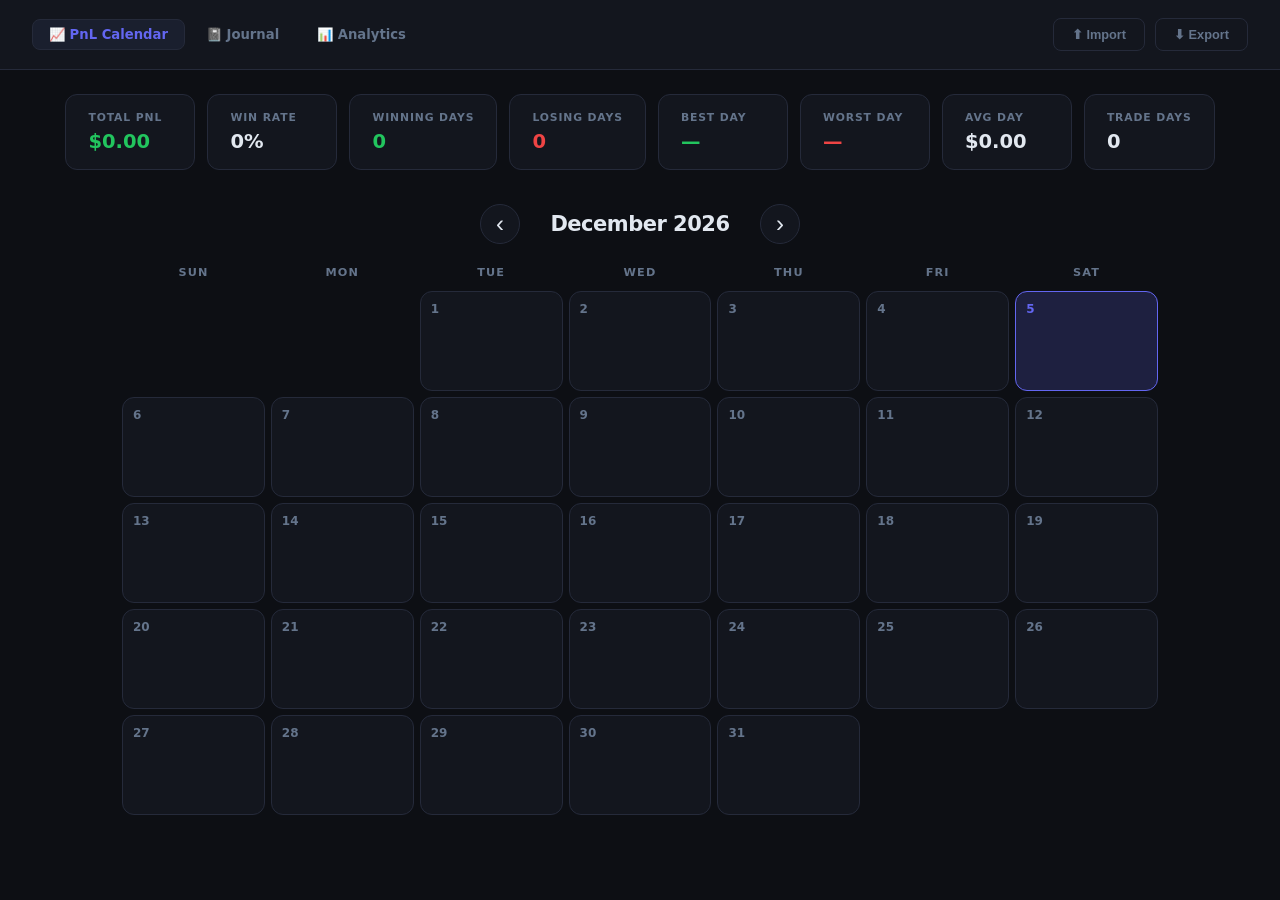
<file: index.html>
<!DOCTYPE html>
<html lang="en">
<head>
  <meta charset="UTF-8" />
  <meta name="viewport" content="width=device-width, initial-scale=1.0"/>
  <title>PnL Calendar</title>
  <link rel="stylesheet" href="style.css" />
</head>
<body>

  <!-- Header -->
  <header class="header">
    <div class="header-left">
      <nav class="nav-tabs">
        <a href="index.html" class="nav-tab active">📈 PnL Calendar</a>
        <a href="journal.html" class="nav-tab">📓 Journal</a>
        <a href="analytics.html" class="nav-tab">📊 Analytics</a>
      </nav>
    </div>
    <div class="header-right">
      <button class="btn btn-outline" id="importBtn">⬆ Import</button>
      <button class="btn btn-outline" id="exportBtn">⬇ Export</button>
      <input type="file" id="importFile" accept=".json" style="display:none" />
    </div>
  </header>

  <!-- Stats Panel -->
  <section class="stats-panel">
    <div class="stat-card">
      <span class="stat-label">Total PnL</span>
      <span class="stat-value" id="statTotal">$0.00</span>
    </div>
    <div class="stat-card">
      <span class="stat-label">Win Rate</span>
      <span class="stat-value" id="statWinRate">0%</span>
    </div>
    <div class="stat-card">
      <span class="stat-label">Winning Days</span>
      <span class="stat-value green" id="statWinDays">0</span>
    </div>
    <div class="stat-card">
      <span class="stat-label">Losing Days</span>
      <span class="stat-value red" id="statLoseDays">0</span>
    </div>
    <div class="stat-card">
      <span class="stat-label">Best Day</span>
      <span class="stat-value green" id="statBest">—</span>
    </div>
    <div class="stat-card">
      <span class="stat-label">Worst Day</span>
      <span class="stat-value red" id="statWorst">—</span>
    </div>
    <div class="stat-card">
      <span class="stat-label">Avg Day</span>
      <span class="stat-value" id="statAvg">$0.00</span>
    </div>
    <div class="stat-card">
      <span class="stat-label">Trade Days</span>
      <span class="stat-value" id="statTradeDays">0</span>
    </div>
  </section>

  <!-- Calendar Controls -->
  <section class="calendar-controls">
    <button class="nav-btn" id="prevMonth">&#8249;</button>
    <h2 class="month-title" id="monthTitle">July 2026</h2>
    <button class="nav-btn" id="nextMonth">&#8250;</button>
  </section>

  <!-- Calendar Grid -->
  <section class="calendar-wrapper">
    <div class="calendar-header-row">
      <span>Sun</span><span>Mon</span><span>Tue</span>
      <span>Wed</span><span>Thu</span><span>Fri</span><span>Sat</span>
    </div>
    <div class="calendar-grid" id="calendarGrid"></div>
  </section>

  <!-- Entry Modal -->
  <div class="modal-overlay" id="modalOverlay">
    <div class="modal">
      <div class="modal-header">
        <h3 id="modalDate">July 1, 2026</h3>
        <button class="modal-close" id="modalClose">✕</button>
      </div>
      <div class="modal-body">
        <div class="journal-sync-notice" id="journalSyncNotice" style="display:none">
          <span>📓 This day is synced from your Journal.</span>
          <a href="journal.html" class="sync-link">Edit in Journal →</a>
        </div>
        <div class="input-group">
          <label>PnL Amount ($)</label>
          <input type="number" id="pnlInput" placeholder="e.g. 250.00 or -120.50" step="0.01" />
        </div>
        <div class="input-group">
          <label>Notes</label>
          <textarea id="notesInput" placeholder="Trade notes, strategy used..." rows="3"></textarea>
        </div>
        <div class="input-group">
          <label>Trades Count</label>
          <input type="number" id="tradesInput" placeholder="Number of trades" min="0" />
        </div>
        <div class="modal-actions">
          <button class="btn btn-danger" id="deleteEntry">Delete</button>
          <button class="btn btn-primary" id="saveEntry">Save</button>
        </div>
      </div>
    </div>
  </div>

  <!-- Toast Notification -->
  <div class="toast" id="toast"></div>

  <script src="app.js"></script>
</body>
</html>
</file>
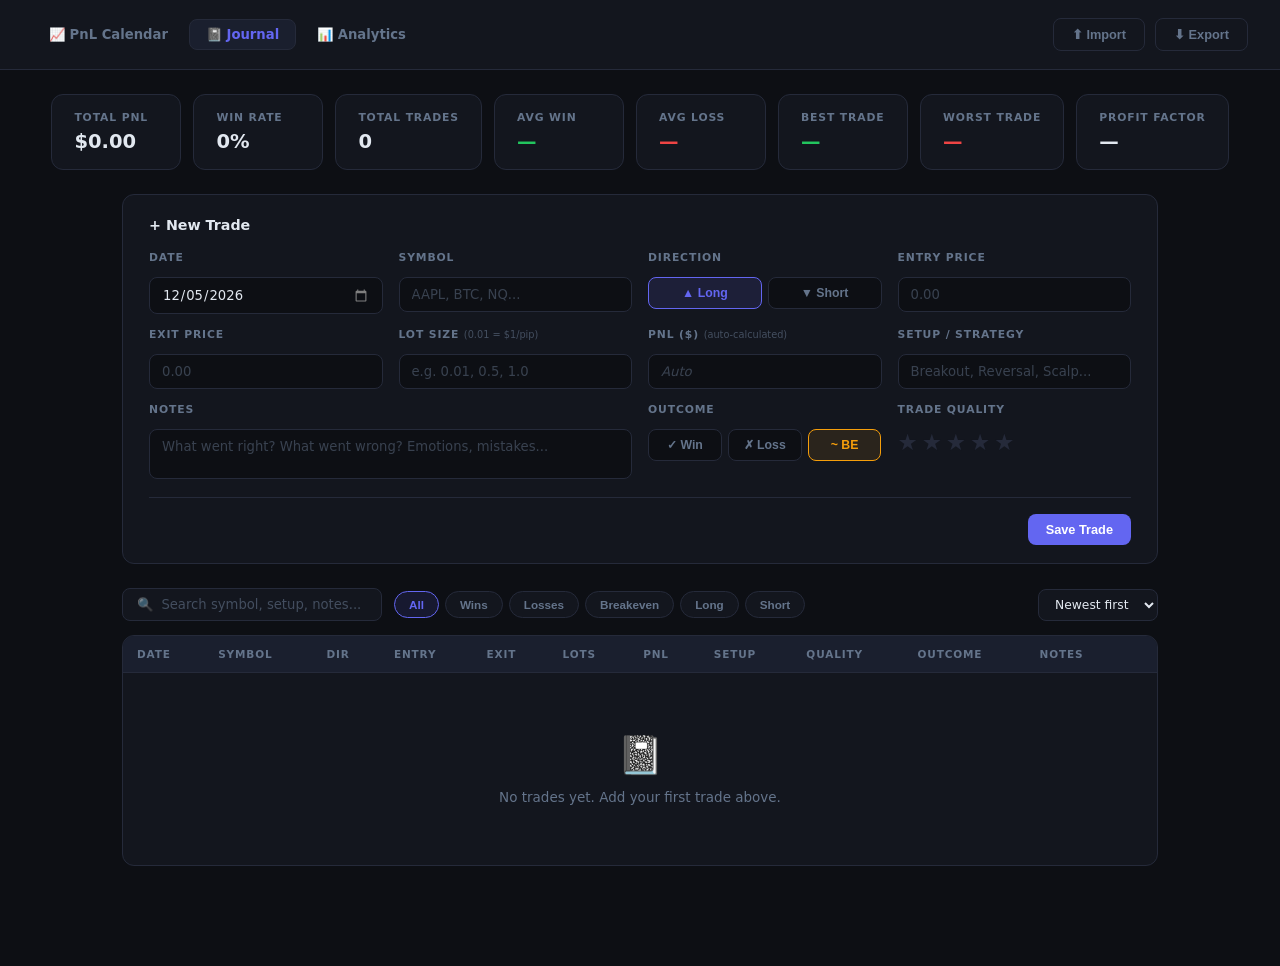
<file: journal.html>
<!DOCTYPE html>
<html lang="en">
<head>
  <meta charset="UTF-8" />
  <meta name="viewport" content="width=device-width, initial-scale=1.0"/>
  <title>Trading Journal</title>
  <link rel="stylesheet" href="style.css" />
  <link rel="stylesheet" href="journal.css" />
</head>
<body>

  <!-- ── Header ── -->
  <header class="header">
    <div class="header-left">
      <nav class="nav-tabs">
        <a href="index.html" class="nav-tab">📈 PnL Calendar</a>
        <a href="journal.html" class="nav-tab active">📓 Journal</a>
        <a href="analytics.html" class="nav-tab">📊 Analytics</a>
      </nav>
    </div>
    <div class="header-right">
      <button class="btn btn-outline" id="importBtn">⬆ Import</button>
      <button class="btn btn-outline" id="exportBtn">⬇ Export</button>
      <input type="file" id="importFile" accept=".json" style="display:none" />
    </div>
  </header>

  <!-- ── Stats Bar ── -->
  <section class="stats-panel">
    <div class="stat-card">
      <span class="stat-label">Total PnL</span>
      <span class="stat-value" id="statTotal">$0.00</span>
    </div>
    <div class="stat-card">
      <span class="stat-label">Win Rate</span>
      <span class="stat-value" id="statWinRate">0%</span>
    </div>
    <div class="stat-card">
      <span class="stat-label">Total Trades</span>
      <span class="stat-value" id="statTotal_trades">0</span>
    </div>
    <div class="stat-card">
      <span class="stat-label">Avg Win</span>
      <span class="stat-value green" id="statAvgWin">$0.00</span>
    </div>
    <div class="stat-card">
      <span class="stat-label">Avg Loss</span>
      <span class="stat-value red" id="statAvgLoss">$0.00</span>
    </div>
    <div class="stat-card">
      <span class="stat-label">Best Trade</span>
      <span class="stat-value green" id="statBest">—</span>
    </div>
    <div class="stat-card">
      <span class="stat-label">Worst Trade</span>
      <span class="stat-value red" id="statWorst">—</span>
    </div>
    <div class="stat-card">
      <span class="stat-label">Profit Factor</span>
      <span class="stat-value" id="statPF">—</span>
    </div>
  </section>

  <!-- ── Quick Add Form ── -->
  <section class="quick-add-section">
    <div class="quick-add-card">
      <h3 class="section-title">
        <span id="formTitle">+ New Trade</span>
        <button class="btn-ghost" id="cancelEdit" style="display:none">✕ Cancel</button>
      </h3>
      <div class="form-grid">
        <div class="input-group">
          <label>Date</label>
          <input type="date" id="fDate" />
        </div>
        <div class="input-group">
          <label>Symbol</label>
          <input type="text" id="fSymbol" placeholder="AAPL, BTC, NQ..." autocomplete="off" />
        </div>
        <div class="input-group">
          <label>Direction</label>
          <div class="toggle-group">
            <button class="toggle-btn active" data-val="LONG" id="btnLong">▲ Long</button>
            <button class="toggle-btn" data-val="SHORT" id="btnShort">▼ Short</button>
          </div>
        </div>
        <div class="input-group">
          <label>Entry Price</label>
          <input type="number" id="fEntry" placeholder="0.00" step="0.01" />
        </div>
        <div class="input-group">
          <label>Exit Price</label>
          <input type="number" id="fExit" placeholder="0.00" step="0.01" />
        </div>
        <div class="input-group">
          <label>Lot Size <span class="hint">(0.01 = $1/pip)</span></label>
          <input type="number" id="fQty" placeholder="e.g. 0.01, 0.5, 1.0" step="0.01" min="0" />
        </div>
        <div class="input-group">
          <label>PnL ($) <span class="hint">(auto-calculated)</span></label>
          <div class="input-with-tag">
            <input type="number" id="fPnl" placeholder="Auto" step="0.01" />
            <button class="auto-reset-tag" id="pnlAutoTag" style="display:none" title="Click to revert to auto">manual — reset ↺</button>
          </div>
        </div>
        <div class="input-group">
          <label>Setup / Strategy</label>
          <input type="text" id="fSetup" placeholder="Breakout, Reversal, Scalp..." />
        </div>
        <div class="input-group span2">
          <label>Notes</label>
          <textarea id="fNotes" placeholder="What went right? What went wrong? Emotions, mistakes..." rows="2"></textarea>
        </div>
        <div class="input-group">
          <label>
            Outcome
            <button class="auto-reset-tag" id="outcomeAutoTag" style="display:none" title="Click to revert to auto">manual — reset ↺</button>
          </label>
          <div class="toggle-group">
            <button class="toggle-btn win-btn" data-outcome="WIN" id="btnWin">✓ Win</button>
            <button class="toggle-btn loss-btn" data-outcome="LOSS" id="btnLoss">✗ Loss</button>
            <button class="toggle-btn be-btn active" data-outcome="BE" id="btnBE">~ BE</button>
          </div>
        </div>
        <div class="input-group rating-group">
          <label>Trade Quality</label>
          <div class="star-rating" id="starRating">
            <span class="star" data-v="1">★</span>
            <span class="star" data-v="2">★</span>
            <span class="star" data-v="3">★</span>
            <span class="star" data-v="4">★</span>
            <span class="star" data-v="5">★</span>
          </div>
        </div>
      </div>
      <div class="form-footer">
        <span class="pnl-preview" id="pnlPreview"></span>
        <button class="btn btn-primary" id="saveTradeBtn">Save Trade</button>
      </div>
    </div>
  </section>

  <!-- ── Filters & Search ── -->
  <section class="filters-section">
    <input type="text" class="search-input" id="searchInput" placeholder="🔍  Search symbol, setup, notes..." />
    <div class="filter-pills">
      <button class="pill active" data-filter="ALL">All</button>
      <button class="pill" data-filter="WIN">Wins</button>
      <button class="pill" data-filter="LOSS">Losses</button>
      <button class="pill" data-filter="BE">Breakeven</button>
      <button class="pill" data-filter="LONG">Long</button>
      <button class="pill" data-filter="SHORT">Short</button>
    </div>
    <select class="filter-select" id="sortSelect">
      <option value="date-desc">Newest first</option>
      <option value="date-asc">Oldest first</option>
      <option value="pnl-desc">Best PnL</option>
      <option value="pnl-asc">Worst PnL</option>
    </select>
  </section>

  <!-- ── Trades Table ── -->
  <section class="table-section">
    <div class="table-wrapper">
      <table class="trades-table" id="tradesTable">
        <thead>
          <tr>
            <th>Date</th>
            <th>Symbol</th>
            <th>Dir</th>
            <th>Entry</th>
            <th>Exit</th>
            <th>Lots</th>
            <th>PnL</th>
            <th>Setup</th>
            <th>Quality</th>
            <th>Outcome</th>
            <th>Notes</th>
            <th></th>
          </tr>
        </thead>
        <tbody id="tradesBody">
          <!-- rows injected by JS -->
        </tbody>
      </table>
      <div class="empty-state" id="emptyState">
        <div class="empty-icon">📓</div>
        <p>No trades yet. Add your first trade above.</p>
      </div>
    </div>
  </section>

  <!-- ── Delete Confirm Modal ── -->
  <div class="modal-overlay" id="deleteModal">
    <div class="modal modal-sm">
      <div class="modal-header">
        <h3>Delete Trade?</h3>
        <button class="modal-close" id="deleteModalClose">✕</button>
      </div>
      <div class="modal-body">
        <p class="modal-msg">This trade will be permanently removed.</p>
        <div class="modal-actions">
          <button class="btn btn-outline" id="cancelDelete">Cancel</button>
          <button class="btn btn-danger" id="confirmDelete">Delete</button>
        </div>
      </div>
    </div>
  </div>

  <!-- ── Toast ── -->
  <div class="toast" id="toast"></div>

  <script src="journal.js"></script>
</body>
</html>
</file>
<file: style.css>
/* ─── Reset & Base ─────────────────────────────────────────────── */
*, *::before, *::after { box-sizing: border-box; margin: 0; padding: 0; }

:root {
  --bg:        #0d0f14;
  --surface:   #13161e;
  --surface2:  #1a1f2e;
  --border:    #252a3a;
  --text:      #e2e8f0;
  --muted:     #64748b;
  --green:     #22c55e;
  --green-bg:  rgba(34,197,94,0.12);
  --red:       #ef4444;
  --red-bg:    rgba(239,68,68,0.12);
  --accent:    #6366f1;
  --accent-hover: #818cf8;
  --today:     rgba(99,102,241,0.2);
  --radius:    12px;
  --radius-sm: 8px;
  --shadow:    0 4px 24px rgba(0,0,0,0.4);
}

html { font-size: 15px; }
body {
  background: var(--bg);
  color: var(--text);
  font-family: 'Segoe UI', system-ui, -apple-system, sans-serif;
  min-height: 100vh;
  padding-bottom: 60px;
}

/* ─── Header ───────────────────────────────────────────────────── */
.header {
  display: flex;
  align-items: center;
  justify-content: space-between;
  padding: 18px 32px;
  background: var(--surface);
  border-bottom: 1px solid var(--border);
  position: sticky;
  top: 0;
  z-index: 100;
  backdrop-filter: blur(10px);
}
.logo {
  font-size: 1.25rem;
  font-weight: 700;
  letter-spacing: -0.5px;
  color: var(--text);
}
.header-right { display: flex; gap: 10px; }

/* ─── Buttons ──────────────────────────────────────────────────── */
.btn {
  padding: 8px 18px;
  border-radius: var(--radius-sm);
  font-size: 0.85rem;
  font-weight: 600;
  cursor: pointer;
  border: none;
  transition: all 0.18s ease;
}
.btn-outline {
  background: transparent;
  border: 1px solid var(--border);
  color: var(--muted);
}
.btn-outline:hover { border-color: var(--accent); color: var(--accent); }
.btn-primary {
  background: var(--accent);
  color: #fff;
}
.btn-primary:hover { background: var(--accent-hover); transform: translateY(-1px); }
.btn-danger {
  background: var(--red-bg);
  color: var(--red);
  border: 1px solid rgba(239,68,68,0.3);
}
.btn-danger:hover { background: rgba(239,68,68,0.2); }

/* ─── Stats Panel ──────────────────────────────────────────────── */
.stats-panel {
  display: flex;
  flex-wrap: wrap;
  gap: 12px;
  padding: 24px 32px;
  justify-content: center;
}
.stat-card {
  background: var(--surface);
  border: 1px solid var(--border);
  border-radius: var(--radius);
  padding: 16px 22px;
  display: flex;
  flex-direction: column;
  gap: 6px;
  min-width: 130px;
  transition: border-color 0.2s;
}
.stat-card:hover { border-color: var(--accent); }
.stat-label {
  font-size: 0.72rem;
  text-transform: uppercase;
  letter-spacing: 0.08em;
  color: var(--muted);
  font-weight: 600;
}
.stat-value {
  font-size: 1.3rem;
  font-weight: 700;
  color: var(--text);
}
.stat-value.green { color: var(--green); }
.stat-value.red   { color: var(--red); }

/* ─── Calendar Controls ────────────────────────────────────────── */
.calendar-controls {
  display: flex;
  align-items: center;
  justify-content: center;
  gap: 20px;
  padding: 10px 32px 16px;
}
.month-title {
  font-size: 1.4rem;
  font-weight: 700;
  min-width: 200px;
  text-align: center;
  letter-spacing: -0.5px;
}
.nav-btn {
  background: var(--surface);
  border: 1px solid var(--border);
  color: var(--text);
  font-size: 1.6rem;
  width: 40px;
  height: 40px;
  border-radius: 50%;
  cursor: pointer;
  display: flex;
  align-items: center;
  justify-content: center;
  transition: all 0.18s;
  line-height: 1;
}
.nav-btn:hover { border-color: var(--accent); color: var(--accent); background: var(--surface2); }

/* ─── Calendar Grid ────────────────────────────────────────────── */
.calendar-wrapper { padding: 0 32px; max-width: 1100px; margin: 0 auto; }

.calendar-header-row {
  display: grid;
  grid-template-columns: repeat(7, 1fr);
  gap: 6px;
  margin-bottom: 6px;
  text-align: center;
}
.calendar-header-row span {
  font-size: 0.75rem;
  font-weight: 700;
  text-transform: uppercase;
  letter-spacing: 0.1em;
  color: var(--muted);
  padding: 6px 0;
}

.calendar-grid {
  display: grid;
  grid-template-columns: repeat(7, 1fr);
  gap: 6px;
}

/* ─── Day Cell ─────────────────────────────────────────────────── */
.day-cell {
  background: var(--surface);
  border: 1px solid var(--border);
  border-radius: var(--radius);
  min-height: 100px;
  padding: 10px;
  cursor: pointer;
  transition: all 0.18s ease;
  display: flex;
  flex-direction: column;
  gap: 6px;
  position: relative;
  overflow: hidden;
}
.day-cell::before {
  content: '';
  position: absolute;
  inset: 0;
  border-radius: var(--radius);
  opacity: 0;
  transition: opacity 0.18s;
}
.day-cell:hover::before { opacity: 1; background: rgba(99,102,241,0.05); }
.day-cell:hover { border-color: var(--accent); transform: translateY(-1px); box-shadow: 0 4px 20px rgba(0,0,0,0.3); }

.day-cell.empty { background: transparent; border-color: transparent; cursor: default; pointer-events: none; }
.day-cell.today { border-color: var(--accent); background: var(--today); }
.day-cell.today .day-num { color: var(--accent); }

.day-cell.win  { background: var(--green-bg); border-color: rgba(34,197,94,0.3); }
.day-cell.loss { background: var(--red-bg);   border-color: rgba(239,68,68,0.3); }

.day-num {
  font-size: 0.8rem;
  font-weight: 700;
  color: var(--muted);
}
.day-pnl {
  font-size: 1rem;
  font-weight: 800;
  margin-top: auto;
}
.day-pnl.positive { color: var(--green); }
.day-pnl.negative { color: var(--red); }

.day-note {
  font-size: 0.68rem;
  color: var(--muted);
  white-space: nowrap;
  overflow: hidden;
  text-overflow: ellipsis;
}
.day-trades {
  font-size: 0.68rem;
  color: var(--muted);
  opacity: 0.7;
}

/* ─── Modal ────────────────────────────────────────────────────── */
.modal-overlay {
  position: fixed;
  inset: 0;
  background: rgba(0,0,0,0.7);
  backdrop-filter: blur(6px);
  display: flex;
  align-items: center;
  justify-content: center;
  z-index: 200;
  opacity: 0;
  pointer-events: none;
  transition: opacity 0.22s ease;
}
.modal-overlay.open { opacity: 1; pointer-events: all; }

.modal {
  background: var(--surface);
  border: 1px solid var(--border);
  border-radius: 18px;
  width: 100%;
  max-width: 440px;
  box-shadow: var(--shadow);
  transform: translateY(20px) scale(0.97);
  transition: transform 0.22s ease;
}
.modal-overlay.open .modal { transform: translateY(0) scale(1); }

.modal-header {
  display: flex;
  align-items: center;
  justify-content: space-between;
  padding: 22px 26px 16px;
  border-bottom: 1px solid var(--border);
}
.modal-header h3 { font-size: 1.1rem; font-weight: 700; }
.modal-close {
  background: none;
  border: none;
  color: var(--muted);
  font-size: 1rem;
  cursor: pointer;
  padding: 4px 8px;
  border-radius: 6px;
  transition: color 0.15s, background 0.15s;
}
.modal-close:hover { color: var(--text); background: var(--surface2); }

.modal-body { padding: 22px 26px; display: flex; flex-direction: column; gap: 18px; }

.input-group { display: flex; flex-direction: column; gap: 7px; }
.input-group label {
  font-size: 0.75rem;
  text-transform: uppercase;
  letter-spacing: 0.08em;
  color: var(--muted);
  font-weight: 600;
}
.input-group input,
.input-group textarea {
  background: var(--bg);
  border: 1px solid var(--border);
  border-radius: var(--radius-sm);
  color: var(--text);
  padding: 10px 14px;
  font-size: 0.95rem;
  font-family: inherit;
  transition: border-color 0.18s;
  resize: none;
  outline: none;
}
.input-group input:focus,
.input-group textarea:focus { border-color: var(--accent); }

.modal-actions { display: flex; justify-content: space-between; margin-top: 4px; }

/* ─── Toast ────────────────────────────────────────────────────── */
.toast {
  position: fixed;
  bottom: 30px;
  left: 50%;
  transform: translateX(-50%) translateY(20px);
  background: var(--surface2);
  border: 1px solid var(--border);
  color: var(--text);
  padding: 10px 24px;
  border-radius: 999px;
  font-size: 0.85rem;
  font-weight: 500;
  opacity: 0;
  transition: all 0.3s ease;
  pointer-events: none;
  z-index: 500;
  white-space: nowrap;
}
.toast.show {
  opacity: 1;
  transform: translateX(-50%) translateY(0);
}

/* ─── Scrollbar ────────────────────────────────────────────────── */
::-webkit-scrollbar { width: 6px; }
::-webkit-scrollbar-track { background: var(--bg); }
::-webkit-scrollbar-thumb { background: var(--border); border-radius: 3px; }

/* ─── Responsive ───────────────────────────────────────────────── */
@media (max-width: 700px) {
  .header { padding: 14px 16px; }
  .stats-panel { padding: 16px; gap: 8px; }
  .stat-card { min-width: 100px; padding: 12px 14px; }
  .calendar-wrapper { padding: 0 10px; }
  .day-cell { min-height: 68px; padding: 7px; }
  .day-pnl { font-size: 0.82rem; }
}

/* ─── Nav Tabs (shared) ─────────────────────────────────────────── */
.nav-tabs { display: flex; gap: 4px; }
.nav-tab {
  text-decoration: none;
  color: var(--muted);
  font-size: 0.88rem;
  font-weight: 600;
  padding: 7px 16px;
  border-radius: var(--radius-sm);
  transition: all 0.18s;
  border: 1px solid transparent;
}
.nav-tab:hover { color: var(--text); background: var(--surface2); }
.nav-tab.active { color: var(--accent); border-color: var(--border); background: var(--surface2); }

/* ─── Journal Sync ──────────────────────────────────────────────── */
.day-cell.from-journal {
  border-style: dashed;
}
.journal-badge {
  position: absolute;
  top: 7px;
  right: 8px;
  font-size: 0.7rem;
  opacity: 0.7;
  cursor: default;
}
.journal-sync-notice {
  display: flex;
  align-items: center;
  justify-content: space-between;
  background: rgba(99,102,241,0.08);
  border: 1px solid rgba(99,102,241,0.25);
  border-radius: var(--radius-sm);
  padding: 9px 14px;
  font-size: 0.82rem;
  color: var(--muted);
  margin-bottom: 4px;
  gap: 10px;
}
.sync-link {
  color: var(--accent);
  text-decoration: none;
  font-weight: 600;
  font-size: 0.82rem;
  white-space: nowrap;
  transition: color 0.15s;
}
.sync-link:hover { color: var(--accent-hover); }
</file>
<file: journal.css>
/* ─── Auto field indicator ──────────────────────────────────────── */
.input-with-tag {
  position: relative;
  display: flex;
  align-items: center;
}
.input-with-tag input {
  width: 100%;
  padding-right: 12px;
}
.auto-field {
  color: var(--muted) !important;
  font-style: italic;
}
.auto-reset-tag {
  display: inline-flex;
  align-items: center;
  white-space: nowrap;
  margin-left: 8px;
  padding: 3px 9px;
  font-size: 0.68rem;
  font-weight: 600;
  border-radius: 999px;
  border: 1px solid rgba(245,158,11,0.4);
  background: rgba(245,158,11,0.08);
  color: #f59e0b;
  cursor: pointer;
  transition: all 0.15s;
  flex-shrink: 0;
}
.auto-reset-tag:hover {
  background: rgba(245,158,11,0.18);
  border-color: #f59e0b;
}

/* ─── Nav Tabs ──────────────────────────────────────────────────── */
.nav-tabs {
  display: flex;
  gap: 4px;
}
.nav-tab {
  text-decoration: none;
  color: var(--muted);
  font-size: 0.88rem;
  font-weight: 600;
  padding: 7px 16px;
  border-radius: var(--radius-sm);
  transition: all 0.18s;
  border: 1px solid transparent;
}
.nav-tab:hover {
  color: var(--text);
  background: var(--surface2);
}
.nav-tab.active {
  color: var(--accent);
  border-color: var(--border);
  background: var(--surface2);
}

/* ─── Quick Add Card ────────────────────────────────────────────── */
.quick-add-section {
  max-width: 1100px;
  margin: 0 auto;
  padding: 0 32px 24px;
}
.quick-add-card {
  background: var(--surface);
  border: 1px solid var(--border);
  border-radius: var(--radius);
  padding: 22px 26px 18px;
}
.section-title {
  font-size: 0.95rem;
  font-weight: 700;
  color: var(--text);
  margin-bottom: 18px;
  display: flex;
  align-items: center;
  justify-content: space-between;
}
.btn-ghost {
  background: none;
  border: 1px solid var(--border);
  color: var(--muted);
  font-size: 0.8rem;
  padding: 4px 12px;
  border-radius: 6px;
  cursor: pointer;
  transition: all 0.15s;
}
.btn-ghost:hover { color: var(--red); border-color: var(--red); }

/* ─── Form Grid ─────────────────────────────────────────────────── */
.form-grid {
  display: grid;
  grid-template-columns: repeat(4, 1fr);
  gap: 14px 16px;
}
.input-group.span2 { grid-column: span 2; }

.input-group label {
  display: block;
  font-size: 0.72rem;
  text-transform: uppercase;
  letter-spacing: 0.08em;
  color: var(--muted);
  font-weight: 600;
  margin-bottom: 6px;
}
.hint {
  font-size: 0.65rem;
  color: var(--muted);
  opacity: 0.6;
  text-transform: none;
  letter-spacing: 0;
  font-weight: 400;
}
.input-group input,
.input-group textarea,
.input-group select {
  width: 100%;
  background: var(--bg);
  border: 1px solid var(--border);
  border-radius: var(--radius-sm);
  color: var(--text);
  padding: 9px 12px;
  font-size: 0.88rem;
  font-family: inherit;
  outline: none;
  transition: border-color 0.18s;
  resize: none;
}
.input-group input:focus,
.input-group textarea:focus,
.input-group select:focus {
  border-color: var(--accent);
}
.input-group input::placeholder,
.input-group textarea::placeholder {
  color: var(--muted);
  opacity: 0.5;
}
/* date input icon color fix */
input[type="date"]::-webkit-calendar-picker-indicator {
  filter: invert(0.5);
  cursor: pointer;
}

/* ─── Toggle Group ──────────────────────────────────────────────── */
.toggle-group {
  display: flex;
  gap: 6px;
}
.toggle-btn {
  flex: 1;
  padding: 8px 6px;
  border-radius: var(--radius-sm);
  font-size: 0.82rem;
  font-weight: 700;
  cursor: pointer;
  border: 1px solid var(--border);
  background: var(--bg);
  color: var(--muted);
  transition: all 0.18s;
}
.toggle-btn:hover { border-color: var(--accent); color: var(--accent); }
.toggle-btn.active { border-color: var(--accent); color: var(--accent); background: rgba(99,102,241,0.12); }
.toggle-btn.win-btn.active  { border-color: var(--green); color: var(--green); background: var(--green-bg); }
.toggle-btn.loss-btn.active { border-color: var(--red);   color: var(--red);   background: var(--red-bg); }
.toggle-btn.be-btn.active   { border-color: #f59e0b;      color: #f59e0b;      background: rgba(245,158,11,0.1); }

/* ─── Star Rating ───────────────────────────────────────────────── */
.star-rating {
  display: flex;
  gap: 4px;
  margin-top: 2px;
}
.star {
  font-size: 1.5rem;
  color: var(--border);
  cursor: pointer;
  transition: color 0.12s, transform 0.12s;
  line-height: 1;
}
.star:hover,
.star.active { color: #f59e0b; }
.star:hover  { transform: scale(1.2); }

/* ─── Form Footer ───────────────────────────────────────────────── */
.form-footer {
  display: flex;
  align-items: center;
  justify-content: space-between;
  margin-top: 18px;
  padding-top: 16px;
  border-top: 1px solid var(--border);
}
.pnl-preview {
  font-size: 1.1rem;
  font-weight: 800;
}
.pnl-preview.pos { color: var(--green); }
.pnl-preview.neg { color: var(--red); }

/* ─── Filters ───────────────────────────────────────────────────── */
.filters-section {
  max-width: 1100px;
  margin: 0 auto;
  padding: 0 32px 14px;
  display: flex;
  align-items: center;
  gap: 12px;
  flex-wrap: wrap;
}
.search-input {
  background: var(--surface);
  border: 1px solid var(--border);
  border-radius: var(--radius-sm);
  color: var(--text);
  padding: 8px 14px;
  font-size: 0.88rem;
  font-family: inherit;
  outline: none;
  width: 260px;
  transition: border-color 0.18s;
}
.search-input:focus { border-color: var(--accent); }
.search-input::placeholder { color: var(--muted); opacity: 0.6; }

.filter-pills { display: flex; gap: 6px; flex-wrap: wrap; }
.pill {
  padding: 6px 14px;
  border-radius: 999px;
  font-size: 0.78rem;
  font-weight: 600;
  cursor: pointer;
  border: 1px solid var(--border);
  background: var(--surface);
  color: var(--muted);
  transition: all 0.18s;
}
.pill:hover  { border-color: var(--accent); color: var(--accent); }
.pill.active { border-color: var(--accent); color: var(--accent); background: rgba(99,102,241,0.12); }

.filter-select {
  background: var(--surface);
  border: 1px solid var(--border);
  border-radius: var(--radius-sm);
  color: var(--text);
  padding: 7px 12px;
  font-size: 0.82rem;
  font-family: inherit;
  outline: none;
  cursor: pointer;
  margin-left: auto;
}
.filter-select:focus { border-color: var(--accent); }
.filter-select option { background: var(--surface2); }

/* ─── Trades Table ──────────────────────────────────────────────── */
.table-section {
  max-width: 1100px;
  margin: 0 auto;
  padding: 0 32px 40px;
}
.table-wrapper {
  background: var(--surface);
  border: 1px solid var(--border);
  border-radius: var(--radius);
  overflow: hidden;
}
.trades-table {
  width: 100%;
  border-collapse: collapse;
  font-size: 0.85rem;
}
.trades-table thead tr {
  background: var(--surface2);
  border-bottom: 1px solid var(--border);
}
.trades-table th {
  padding: 12px 14px;
  text-align: left;
  font-size: 0.7rem;
  text-transform: uppercase;
  letter-spacing: 0.08em;
  color: var(--muted);
  font-weight: 700;
  white-space: nowrap;
}
.trades-table tbody tr {
  border-bottom: 1px solid var(--border);
  transition: background 0.15s;
}
.trades-table tbody tr:last-child { border-bottom: none; }
.trades-table tbody tr:hover { background: var(--surface2); }

.trades-table td {
  padding: 11px 14px;
  color: var(--text);
  vertical-align: middle;
}
/* PnL cell */
.td-pnl { font-weight: 800; font-size: 0.9rem; }
.td-pnl.pos { color: var(--green); }
.td-pnl.neg { color: var(--red); }

/* Direction badge */
.badge {
  display: inline-block;
  padding: 3px 9px;
  border-radius: 999px;
  font-size: 0.72rem;
  font-weight: 700;
  letter-spacing: 0.05em;
}
.badge-long  { background: rgba(34,197,94,0.12);  color: var(--green); border: 1px solid rgba(34,197,94,0.25); }
.badge-short { background: rgba(239,68,68,0.12);  color: var(--red);   border: 1px solid rgba(239,68,68,0.25); }
.badge-win   { background: rgba(34,197,94,0.12);  color: var(--green); border: 1px solid rgba(34,197,94,0.25); }
.badge-loss  { background: rgba(239,68,68,0.12);  color: var(--red);   border: 1px solid rgba(239,68,68,0.25); }
.badge-be    { background: rgba(245,158,11,0.1);  color: #f59e0b;      border: 1px solid rgba(245,158,11,0.25); }

/* Mini stars */
.mini-stars { color: #f59e0b; font-size: 0.75rem; letter-spacing: 1px; }
.mini-stars .off { color: var(--border); }

/* Notes cell */
.td-notes {
  max-width: 180px;
  white-space: nowrap;
  overflow: hidden;
  text-overflow: ellipsis;
  color: var(--muted);
  font-size: 0.8rem;
}

/* Action buttons */
.row-actions { display: flex; gap: 6px; white-space: nowrap; }
.act-btn {
  background: none;
  border: 1px solid var(--border);
  border-radius: 6px;
  color: var(--muted);
  font-size: 0.75rem;
  padding: 4px 10px;
  cursor: pointer;
  transition: all 0.15s;
}
.act-btn:hover { border-color: var(--accent); color: var(--accent); }
.act-btn.del:hover { border-color: var(--red); color: var(--red); }

/* ─── Empty State ───────────────────────────────────────────────── */
.empty-state {
  display: none;
  flex-direction: column;
  align-items: center;
  padding: 60px 20px;
  gap: 12px;
  color: var(--muted);
}
.empty-state.show { display: flex; }
.empty-icon { font-size: 2.5rem; }
.empty-state p { font-size: 0.9rem; }

/* ─── Delete Modal ──────────────────────────────────────────────── */
.modal-sm { max-width: 360px; }
.modal-msg {
  font-size: 0.9rem;
  color: var(--muted);
  margin-bottom: 6px;
}

/* ─── Responsive ────────────────────────────────────────────────── */
@media (max-width: 900px) {
  .form-grid { grid-template-columns: repeat(2, 1fr); }
  .input-group.span2 { grid-column: span 2; }
  .quick-add-section,
  .filters-section,
  .table-section { padding-left: 16px; padding-right: 16px; }
  .trades-table th:nth-child(8),
  .trades-table td:nth-child(8),
  .trades-table th:nth-child(9),
  .trades-table td:nth-child(9) { display: none; }
}
@media (max-width: 600px) {
  .form-grid { grid-template-columns: 1fr 1fr; }
  .search-input { width: 100%; }
  .filter-select { margin-left: 0; }
  .trades-table th:nth-child(4),
  .trades-table td:nth-child(4),
  .trades-table th:nth-child(5),
  .trades-table td:nth-child(5),
  .trades-table th:nth-child(6),
  .trades-table td:nth-child(6) { display: none; }
}
</file>
